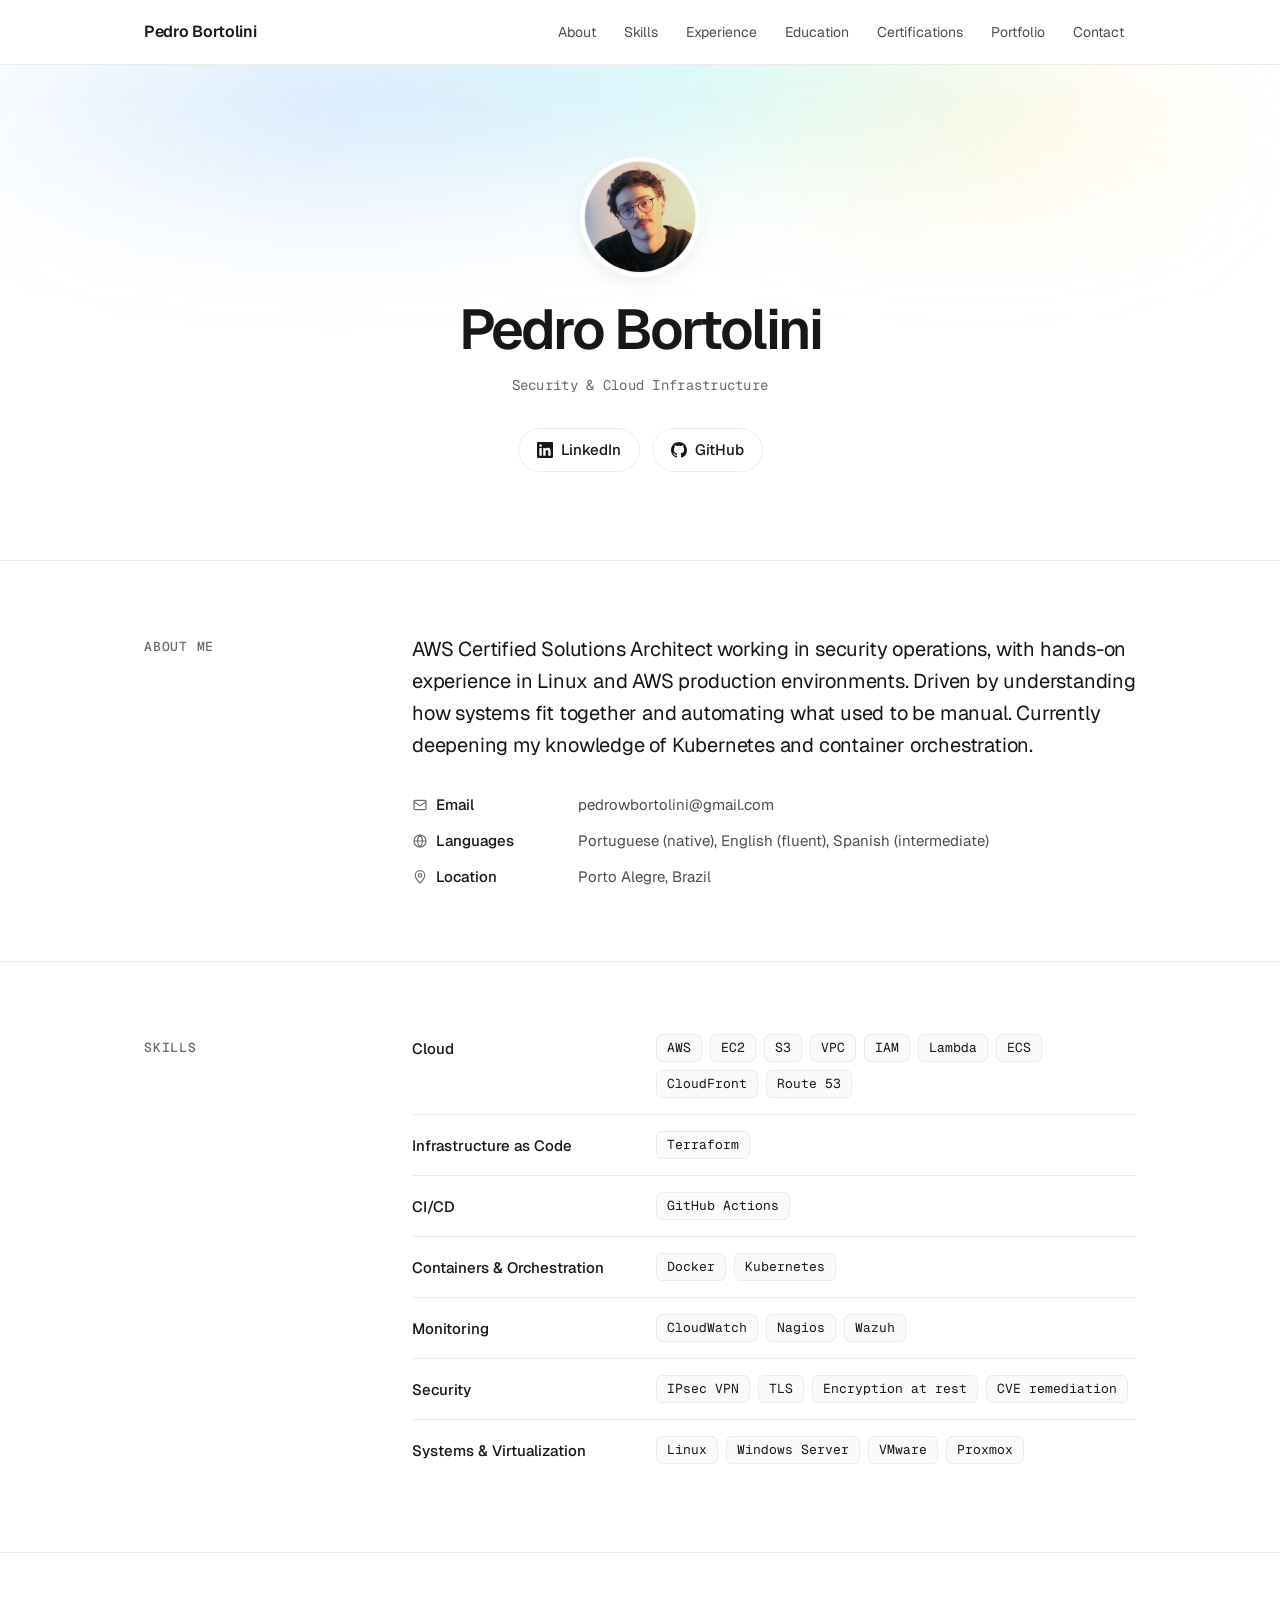
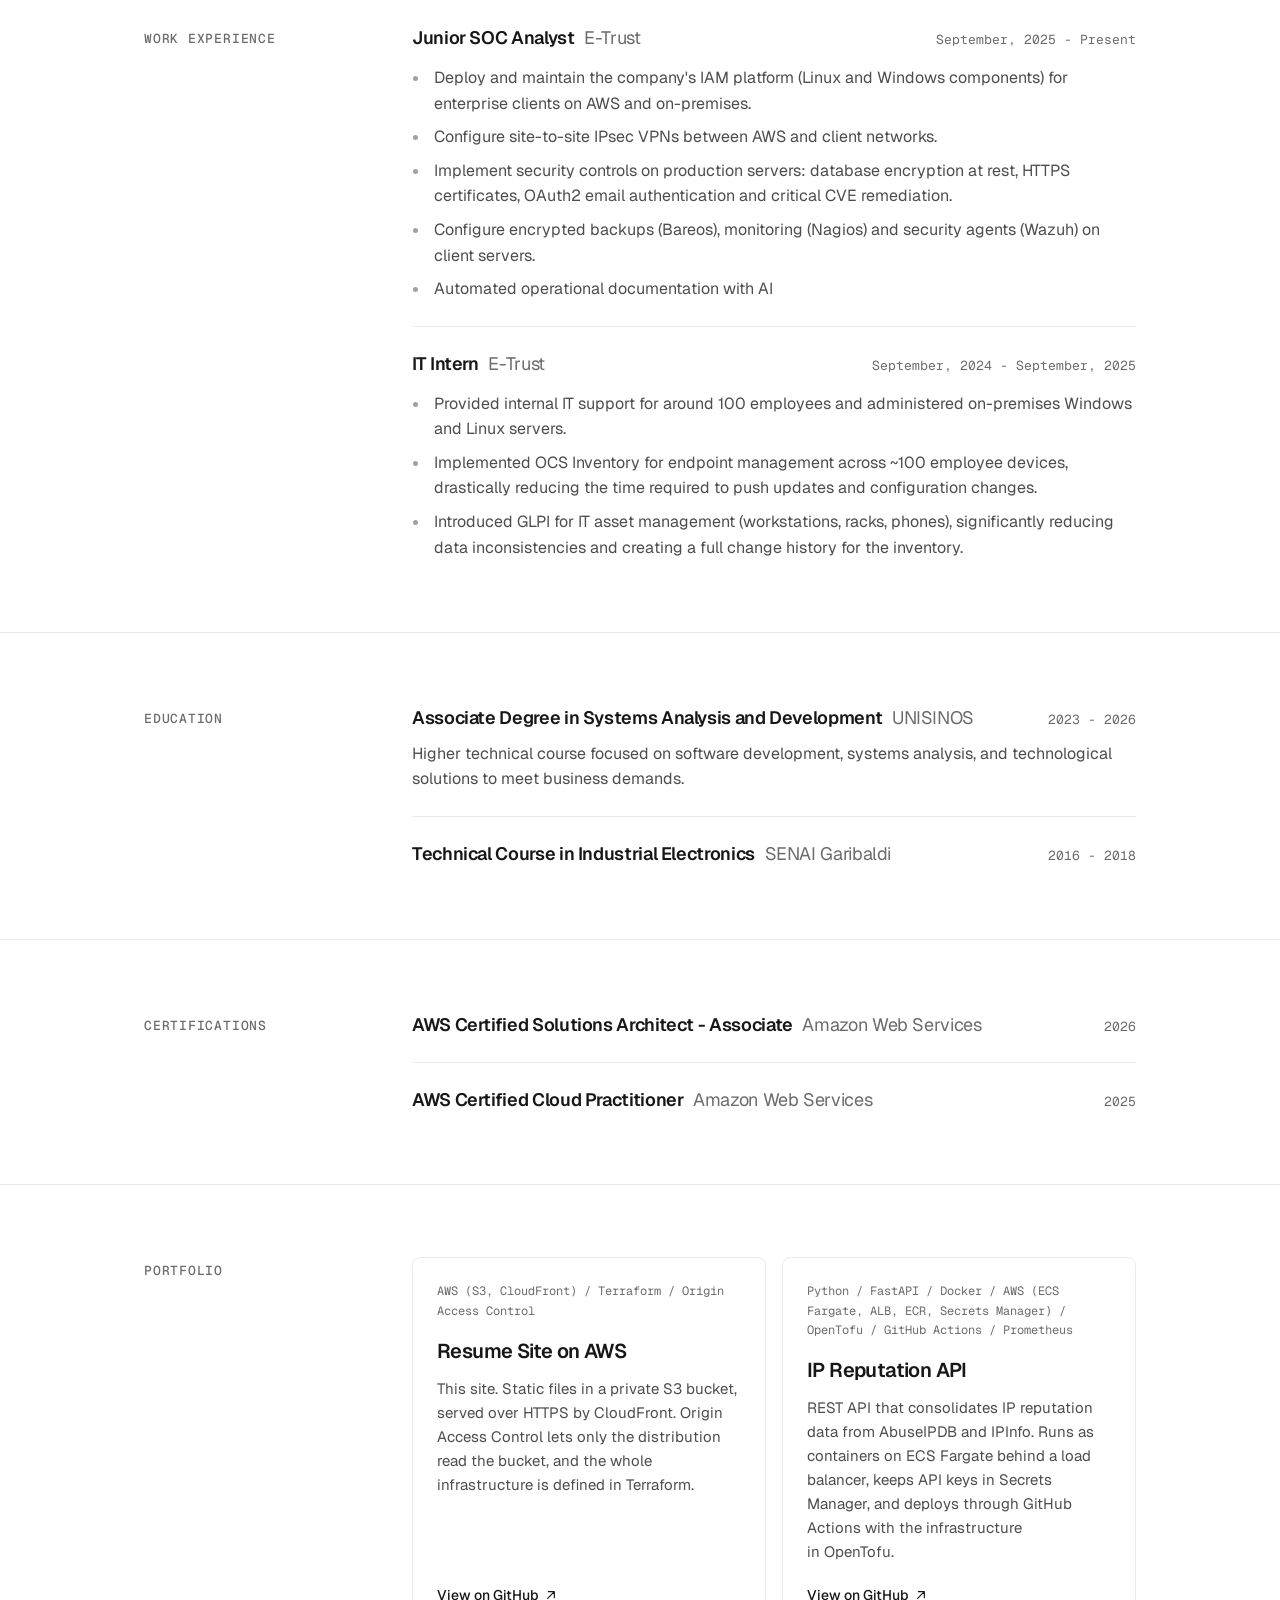
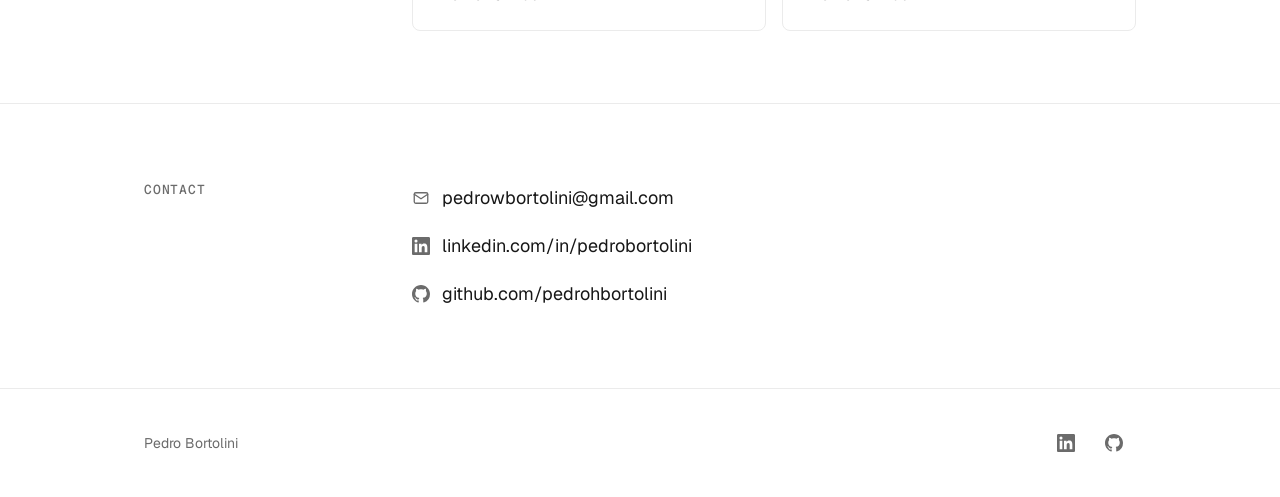
<file: site/index.html>
<!DOCTYPE html>
<html lang="en">
  <head>
    <meta charset="UTF-8">
    <meta name="viewport" content="width=device-width, initial-scale=1">
    <title>Pedro Bortolini | Resume</title>
    <meta name="description" content="Pedro Bortolini, AWS Certified Solutions Architect working in security operations. Experience, skills, certifications and projects.">
    <meta name="theme-color" content="#ffffff">
    <meta property="og:type" content="website">
    <meta property="og:title" content="Pedro Bortolini | Resume">
    <meta property="og:description" content="AWS Certified Solutions Architect working in security operations.">
    <meta property="og:image" content="images/avatar-large.jpg">
    <link rel="icon" href="data:image/svg+xml,%3Csvg xmlns='http://www.w3.org/2000/svg' viewBox='0 0 32 32'%3E%3Crect width='32' height='32' rx='8' fill='%23171717'/%3E%3Ctext x='16' y='21.5' font-family='system-ui,sans-serif' font-size='15' font-weight='600' fill='%23fff' text-anchor='middle'%3EPB%3C/text%3E%3C/svg%3E">
    <link rel="preconnect" href="https://fonts.googleapis.com">
    <link rel="preconnect" href="https://fonts.gstatic.com" crossorigin>
    <link rel="stylesheet" href="https://fonts.googleapis.com/css2?family=Geist:wght@400;500;600&amp;family=Geist+Mono:wght@400;500&amp;display=swap">
    <link rel="stylesheet" href="css/main.css?ver=2.1.0">
  </head>
  <body>
    <!-- Icon sprite: inline SVG replaces the Font Awesome bundle (one request less, a few KB instead of MBs). -->
    <svg width="0" height="0" class="sprite" aria-hidden="true">
      <symbol id="i-github" viewBox="0 0 16 16"><path fill="currentColor" d="M8 0C3.58 0 0 3.58 0 8c0 3.54 2.29 6.53 5.47 7.59.4.07.55-.17.55-.38 0-.19-.01-.82-.01-1.49-2.01.37-2.53-.49-2.69-.94-.09-.23-.48-.94-.82-1.13-.28-.15-.68-.52-.01-.53.63-.01 1.08.58 1.23.82.72 1.21 1.87.87 2.33.66.07-.52.28-.87.51-1.07-1.78-.2-3.64-.89-3.64-3.95 0-.87.31-1.59.82-2.15-.08-.2-.36-1.02.08-2.12 0 0 .67-.21 2.2.82.64-.18 1.32-.27 2-.27.68 0 1.36.09 2 .27 1.53-1.04 2.2-.82 2.2-.82.44 1.1.16 1.92.08 2.12.51.56.82 1.27.82 2.15 0 3.07-1.87 3.75-3.65 3.95.29.25.54.73.54 1.48 0 1.07-.01 1.93-.01 2.2 0 .21.15.46.55.38A8.01 8.01 0 0 0 16 8c0-4.42-3.58-8-8-8z"/></symbol>
      <symbol id="i-linkedin" viewBox="0 0 24 24"><path fill="currentColor" d="M20.45 20.45h-3.55v-5.57c0-1.33-.03-3.04-1.85-3.04-1.85 0-2.14 1.45-2.14 2.94v5.67H9.35V9h3.41v1.56h.05c.48-.9 1.64-1.85 3.37-1.85 3.6 0 4.27 2.37 4.27 5.46v6.28zM5.34 7.43a2.06 2.06 0 1 1 0-4.13 2.06 2.06 0 0 1 0 4.13zM7.12 20.45H3.56V9h3.56v11.45zM22.23 0H1.77C.79 0 0 .77 0 1.73v20.54C0 23.23.79 24 1.77 24h20.45c.98 0 1.78-.77 1.78-1.73V1.73C24 .77 23.2 0 22.22 0z"/></symbol>
      <symbol id="i-mail" viewBox="0 0 24 24"><g fill="none" stroke="currentColor" stroke-width="1.75" stroke-linecap="round" stroke-linejoin="round"><rect x="3" y="5" width="18" height="14" rx="2"/><path d="m3 7 9 6 9-6"/></g></symbol>
      <symbol id="i-pin" viewBox="0 0 24 24"><g fill="none" stroke="currentColor" stroke-width="1.75" stroke-linecap="round" stroke-linejoin="round"><path d="M12 21s-7-6.2-7-11.5a7 7 0 0 1 14 0C19 14.8 12 21 12 21z"/><circle cx="12" cy="9.5" r="2.5"/></g></symbol>
      <symbol id="i-globe" viewBox="0 0 24 24"><g fill="none" stroke="currentColor" stroke-width="1.75" stroke-linecap="round" stroke-linejoin="round"><circle cx="12" cy="12" r="9"/><path d="M3 12h18M12 3c2.5 2.7 3.75 5.7 3.75 9S14.5 18.3 12 21c-2.5-2.7-3.75-5.7-3.75-9S9.5 5.7 12 3z"/></g></symbol>
      <symbol id="i-arrow" viewBox="0 0 24 24"><path fill="none" stroke="currentColor" stroke-width="1.75" stroke-linecap="round" stroke-linejoin="round" d="M7 17 17 7M8 7h9v9"/></symbol>
    </svg>

    <a class="skip-link" href="#main">Skip to content</a>

    <header class="nav">
      <div class="wrap nav-inner">
        <a class="nav-name" href="#top">Pedro Bortolini</a>
        <nav aria-label="Sections">
          <ul class="nav-links">
            <li><a href="#about">About</a></li>
            <li><a href="#skills">Skills</a></li>
            <li><a href="#experience">Experience</a></li>
            <li><a href="#education">Education</a></li>
            <li><a href="#certifications">Certifications</a></li>
            <li><a href="#portfolio">Portfolio</a></li>
            <li><a href="#contact">Contact</a></li>
          </ul>
        </nav>
      </div>
    </header>

    <main id="main">
      <section class="hero" id="top">
        <!-- Soft mesh gradient: the only decoration on the page, kept behind the hero. -->
        <div class="hero-glow" aria-hidden="true"></div>
        <div class="wrap hero-inner">
          <button class="avatar-btn" type="button" id="photo-open" aria-haspopup="dialog" aria-label="Open photo of Pedro Bortolini">
            <img class="avatar" src="images/avatar.jpg" alt="Portrait of Pedro Bortolini" width="112" height="112" fetchpriority="high">
          </button>
          <h1 translate="no">Pedro Bortolini</h1>
          <p class="hero-role">Security &amp; Cloud Infrastructure</p>
          <div class="hero-actions">
            <a class="btn btn-secondary" href="https://www.linkedin.com/in/pedrobortolini" target="_blank" rel="noopener noreferrer"><svg class="icon" aria-hidden="true"><use href="#i-linkedin"/></svg>LinkedIn</a>
            <a class="btn btn-secondary" href="https://github.com/pedrohbortolini" target="_blank" rel="noopener noreferrer"><svg class="icon" aria-hidden="true"><use href="#i-github"/></svg>GitHub</a>
          </div>
        </div>
      </section>

      <!-- Each section: mono label on the left, content on the right; stacks on narrow screens. -->
      <section class="block" id="about" aria-labelledby="about-title">
        <div class="wrap block-grid">
          <h2 class="label" id="about-title">About me</h2>
          <div>
            <p class="lead">AWS Certified Solutions Architect working in security operations, with hands-on experience in Linux and AWS production environments. Driven by understanding how systems fit together and automating what used to be manual. Currently deepening my knowledge of Kubernetes and container orchestration.</p>
            <dl class="facts">
              <div><dt><svg class="icon" aria-hidden="true"><use href="#i-mail"/></svg>Email</dt><dd>pedrowbortolini@gmail.com</dd></div>
              <div><dt><svg class="icon" aria-hidden="true"><use href="#i-globe"/></svg>Languages</dt><dd>Portuguese (native), English (fluent), Spanish (intermediate)</dd></div>
              <div><dt><svg class="icon" aria-hidden="true"><use href="#i-pin"/></svg>Location</dt><dd>Porto Alegre, Brazil</dd></div>
            </dl>
          </div>
        </div>
      </section>

      <section class="block" id="skills" aria-labelledby="skills-title">
        <div class="wrap block-grid">
          <h2 class="label" id="skills-title">Skills</h2>
          <!-- Grouped list instead of percentage bars: self-rated percentages carry no real information. -->
          <dl class="skills" translate="no">
            <div><dt>Cloud</dt><dd><span class="chip">AWS</span><span class="chip">EC2</span><span class="chip">S3</span><span class="chip">VPC</span><span class="chip">IAM</span><span class="chip">Lambda</span><span class="chip">ECS</span><span class="chip">CloudFront</span><span class="chip">Route 53</span></dd></div>
            <div><dt>Infrastructure as Code</dt><dd><span class="chip">Terraform</span></dd></div>
            <div><dt>CI/CD</dt><dd><span class="chip">GitHub Actions</span></dd></div>
            <div><dt>Containers &amp; Orchestration</dt><dd><span class="chip">Docker</span><span class="chip">Kubernetes</span></dd></div>
            <div><dt>Monitoring</dt><dd><span class="chip">CloudWatch</span><span class="chip">Nagios</span><span class="chip">Wazuh</span></dd></div>
            <div><dt>Security</dt><dd><span class="chip">IPsec VPN</span><span class="chip">TLS</span><span class="chip">Encryption at rest</span><span class="chip">CVE remediation</span></dd></div>
            <div><dt>Systems &amp; Virtualization</dt><dd><span class="chip">Linux</span><span class="chip">Windows Server</span><span class="chip">VMware</span><span class="chip">Proxmox</span></dd></div>
          </dl>
        </div>
      </section>

      <section class="block" id="experience" aria-labelledby="experience-title">
        <div class="wrap block-grid">
          <h2 class="label" id="experience-title">Work Experience</h2>
          <div class="entries">
            <article class="entry">
              <div class="entry-head">
                <h3>Junior SOC Analyst <span class="org">E-Trust</span></h3>
                <p class="date">September, 2025 - Present</p>
              </div>
              <ul>
                <li>Deploy and maintain the company's IAM platform (Linux and Windows components) for enterprise clients on AWS and on-premises.</li>
                <li>Configure site-to-site IPsec VPNs between AWS and client networks.</li>
                <li>Implement security controls on production servers: database encryption at rest, HTTPS certificates, OAuth2 email authentication and critical CVE remediation.</li>
                <li>Configure encrypted backups (Bareos), monitoring (Nagios) and security agents (Wazuh) on client servers.</li>
                <li>Automated operational documentation with AI</li>
              </ul>
            </article>
            <article class="entry">
              <div class="entry-head">
                <h3>IT Intern <span class="org">E-Trust</span></h3>
                <p class="date">September, 2024 - September, 2025</p>
              </div>
              <ul>
                <li>Provided internal IT support for around 100 employees and administered on-premises Windows and Linux servers.</li>
                <li>Implemented OCS Inventory for endpoint management across ~100 employee devices, drastically reducing the time required to push updates and configuration changes.</li>
                <li>Introduced GLPI for IT asset management (workstations, racks, phones), significantly reducing data inconsistencies and creating a full change history for the inventory.</li>
              </ul>
            </article>
          </div>
        </div>
      </section>

      <section class="block" id="education" aria-labelledby="education-title">
        <div class="wrap block-grid">
          <h2 class="label" id="education-title">Education</h2>
          <div class="entries">
            <article class="entry">
              <div class="entry-head">
                <h3>Associate Degree in Systems Analysis and Development <span class="org">UNISINOS</span></h3>
                <p class="date">2023 - 2026</p>
              </div>
              <p class="entry-text">Higher technical course focused on software development, systems analysis, and technological solutions to meet business demands.</p>
            </article>
            <article class="entry">
              <div class="entry-head">
                <h3>Technical Course in Industrial Electronics <span class="org">SENAI Garibaldi</span></h3>
                <p class="date">2016 - 2018</p>
              </div>
            </article>
          </div>
        </div>
      </section>

      <section class="block" id="certifications" aria-labelledby="certifications-title">
        <div class="wrap block-grid">
          <h2 class="label" id="certifications-title">Certifications</h2>
          <div class="entries">
            <article class="entry">
              <div class="entry-head">
                <h3>AWS Certified Solutions Architect - Associate <span class="org">Amazon Web Services</span></h3>
                <p class="date">2026</p>
              </div>
            </article>
            <article class="entry">
              <div class="entry-head">
                <h3>AWS Certified Cloud Practitioner <span class="org">Amazon Web Services</span></h3>
                <p class="date">2025</p>
              </div>
            </article>
          </div>
        </div>
      </section>

      <section class="block" id="portfolio" aria-labelledby="portfolio-title">
        <div class="wrap block-grid">
          <h2 class="label" id="portfolio-title">Portfolio</h2>
          <div class="cards">
            <!-- The whole card is the link, so the hover lift has one clear target. -->
            <a class="card" href="https://github.com/pedrohbortolini/cloud-resume-site" target="_blank" rel="noopener noreferrer">
              <p class="card-tags" translate="no">AWS (S3, CloudFront) / Terraform / Origin Access Control</p>
              <h3>Resume Site on AWS</h3>
              <p class="card-text">This site. Static files in a private S3 bucket, served over HTTPS by CloudFront. Origin Access Control lets only the distribution read the bucket, and the whole infrastructure is defined in Terraform.</p>
              <span class="card-link">View on GitHub<svg class="icon" aria-hidden="true"><use href="#i-arrow"/></svg></span>
            </a>
            <a class="card" href="https://github.com/pedrohbortolini/ip-reputation-api" target="_blank" rel="noopener noreferrer">
              <p class="card-tags" translate="no">Python / FastAPI / Docker / AWS (ECS Fargate, ALB, ECR, Secrets Manager) / OpenTofu / GitHub Actions / Prometheus</p>
              <h3>IP Reputation API</h3>
              <p class="card-text">REST API that consolidates IP reputation data from AbuseIPDB and IPInfo. Runs as containers on ECS Fargate behind a load balancer, keeps API keys in Secrets Manager, and deploys through GitHub Actions with the infrastructure in OpenTofu.</p>
              <span class="card-link">View on GitHub<svg class="icon" aria-hidden="true"><use href="#i-arrow"/></svg></span>
            </a>
          </div>
        </div>
      </section>

      <section class="block" id="contact" aria-labelledby="contact-title">
        <div class="wrap block-grid">
          <h2 class="label" id="contact-title">Contact</h2>
          <ul class="contact">
            <li><a href="mailto:pedrowbortolini@gmail.com"><svg class="icon" aria-hidden="true"><use href="#i-mail"/></svg>pedrowbortolini@gmail.com</a></li>
            <li><a href="https://www.linkedin.com/in/pedrobortolini" target="_blank" rel="noopener noreferrer"><svg class="icon" aria-hidden="true"><use href="#i-linkedin"/></svg>linkedin.com/in/pedrobortolini</a></li>
            <li><a href="https://github.com/pedrohbortolini" target="_blank" rel="noopener noreferrer"><svg class="icon" aria-hidden="true"><use href="#i-github"/></svg>github.com/pedrohbortolini</a></li>
          </ul>
        </div>
      </section>
    </main>

    <footer class="footer">
      <div class="wrap footer-inner">
        <span>Pedro Bortolini</span>
        <div class="footer-links">
          <a href="https://www.linkedin.com/in/pedrobortolini" aria-label="LinkedIn" target="_blank" rel="noopener noreferrer"><svg class="icon" aria-hidden="true"><use href="#i-linkedin"/></svg></a>
          <a href="https://github.com/pedrohbortolini" aria-label="GitHub" target="_blank" rel="noopener noreferrer"><svg class="icon" aria-hidden="true"><use href="#i-github"/></svg></a>
        </div>
      </div>
    </footer>

    <!-- Photo viewer: native <dialog> gives Esc to close, focus trapping and a backdrop for free. -->
    <dialog class="photo" id="photo" aria-label="Photo of Pedro Bortolini">
      <img src="images/avatar-large.jpg" alt="Portrait of Pedro Bortolini" width="1600" height="1066" loading="lazy">
      <button class="photo-close" type="button" aria-label="Close photo">&times;</button>
    </dialog>
    <script>
      // Any click while open (image, backdrop or the close button) closes the viewer.
      const photo = document.getElementById('photo');
      document.getElementById('photo-open').addEventListener('click', () => photo.showModal());
      photo.addEventListener('click', () => photo.close());
    </script>
  </body>
</html>
</file>
<file: site/css/main.css>
/* Resume site styles. Vercel-inspired: ink on near-white, hairline borders, Geist type,
   one soft gradient as the only decoration. Plain CSS, no framework, no build step. */

:root {
  --ink: #171717;
  --body: #4d4d4d;
  --mute: #6b6b6b;          /* darker than the reference #888 to pass AA on white */
  --hairline: #ebebeb;
  --hairline-strong: #a1a1a1;
  --canvas: #ffffff;
  --canvas-soft: #fafafa;
  --link: #0070f3;

  --font: "Geist", Inter, system-ui, -apple-system, "Segoe UI", sans-serif;
  --mono: "Geist Mono", ui-monospace, SFMono-Regular, Menlo, Consolas, monospace;

  --radius: 8px;
  --wrap: 1040px;
  --gutter: 24px;
  --ease: cubic-bezier(0.2, 0.8, 0.2, 1);
}

*,
*::before,
*::after { box-sizing: border-box; }

html {
  scroll-behavior: smooth;
  scroll-padding-top: 80px;   /* anchors land below the sticky nav */
  touch-action: manipulation;
  -webkit-tap-highlight-color: transparent;
}

body {
  margin: 0;
  background: var(--canvas);
  color: var(--body);
  font-family: var(--font);
  font-size: 16px;
  line-height: 1.6;
  -webkit-font-smoothing: antialiased;
  text-rendering: optimizeLegibility;
}

::selection { background: var(--ink); color: #f2f2f2; }

h1, h2, h3 { color: var(--ink); margin: 0; font-weight: 600; text-wrap: balance; }
p, li, dd { text-wrap: pretty; }
p { margin: 0; }
a { color: inherit; text-decoration: none; }
img { display: block; max-width: 100%; }

.sprite { position: absolute; }
.icon { width: 16px; height: 16px; flex: none; }

.wrap {
  width: 100%;
  max-width: var(--wrap);
  margin: 0 auto;
  padding: 0 var(--gutter);
}

:focus-visible {
  outline: 2px solid var(--link);
  outline-offset: 3px;
  border-radius: 4px;
}

.skip-link {
  position: absolute;
  left: 16px;
  top: -48px;
  z-index: 100;
  padding: 8px 14px;
  background: var(--ink);
  color: #fff;
  border-radius: 6px;
  font-size: 14px;
}
.skip-link:focus { top: 12px; }

/* ---------- Nav ---------- */
.nav {
  position: sticky;
  top: 0;
  z-index: 50;
  background: rgba(255, 255, 255, 0.85);
  backdrop-filter: saturate(180%) blur(8px);
  -webkit-backdrop-filter: saturate(180%) blur(8px);
  border-bottom: 1px solid var(--hairline);
}
.nav-inner {
  display: flex;
  align-items: center;
  justify-content: space-between;
  gap: 24px;
  height: 64px;
}
.nav-name {
  color: var(--ink);
  font-weight: 600;
  letter-spacing: -0.3px;
  white-space: nowrap;
}
.nav-links {
  display: flex;
  gap: 4px;
  margin: 0;
  padding: 0;
  list-style: none;
}
.nav-links a {
  display: inline-block;
  padding: 6px 12px;
  border-radius: 999px;
  font-size: 14px;
  color: var(--body);
  transition: color 0.15s, background-color 0.15s;
}
.nav-links a:hover { color: var(--ink); background: var(--canvas-soft); }

/* ---------- Hero ---------- */
.hero {
  position: relative;
  overflow: hidden;
  padding: 96px 0 88px;
  text-align: center;
  border-bottom: 1px solid var(--hairline);
}
.hero-glow {
  position: absolute;
  inset: -40% -10% auto;
  height: 520px;
  background:
    radial-gradient(40% 60% at 30% 50%, rgba(0, 124, 240, 0.16), transparent 70%),
    radial-gradient(35% 55% at 55% 40%, rgba(0, 223, 216, 0.14), transparent 70%),
    radial-gradient(30% 50% at 72% 55%, rgba(249, 203, 40, 0.14), transparent 70%);
  filter: blur(40px);
  /* Fade the bottom so the blurred block never shows a hard edge. */
  -webkit-mask-image: linear-gradient(to bottom, #000 45%, transparent 95%);
  mask-image: linear-gradient(to bottom, #000 45%, transparent 95%);
  pointer-events: none;
}
.hero-inner { position: relative; display: flex; flex-direction: column; align-items: center; }
.avatar {
  width: 112px;
  height: 112px;
  border-radius: 50%;
  object-fit: cover;
  border: 1px solid var(--hairline);
  box-shadow: 0 0 0 4px #fff, 0 8px 24px rgba(0, 0, 0, 0.08);
  transition: transform 0.2s var(--ease);
}

/* The avatar is a button that opens the full photo. */
.avatar-btn {
  padding: 0;
  border: 0;
  background: none;
  border-radius: 50%;
  cursor: zoom-in;
}
.avatar-btn:hover .avatar { transform: scale(1.03); }

.photo {
  padding: 0;
  border: 0;
  background: none;
  width: min(92vw, 1100px);   /* explicit width: the image's 100% needs a sized parent */
  max-width: none;
  overflow: visible;
  cursor: zoom-out;
}
.photo::backdrop { background: rgba(0, 0, 0, 0.75); }
.photo img {
  width: 100%;
  height: auto;
  max-height: 86vh;
  object-fit: contain;
  border-radius: 12px;
}
.photo-close {
  position: absolute;
  top: -52px;
  right: 0;
  width: 44px;
  height: 44px;
  border: 0;
  border-radius: 50%;
  background: rgba(255, 255, 255, 0.15);
  color: #fff;
  font-size: 26px;
  line-height: 1;
  cursor: pointer;
}
.photo-close:hover { background: rgba(255, 255, 255, 0.28); }
@media (prefers-reduced-motion: no-preference) {
  .photo[open] { animation: rise 0.25s var(--ease); }
}
.hero h1 {
  margin-top: 28px;
  font-size: clamp(36px, 6vw, 56px);
  line-height: 1.05;
  letter-spacing: -0.045em;
}
.hero-role {
  margin-top: 14px;
  font-family: var(--mono);
  font-size: 14px;
  letter-spacing: 0.02em;
  color: var(--mute);
}
.hero-actions {
  display: flex;
  flex-wrap: wrap;
  justify-content: center;
  gap: 12px;
  margin-top: 32px;
}

/* One entrance on load, nothing on scroll. */
@media (prefers-reduced-motion: no-preference) {
  .hero-inner > * { animation: rise 0.7s var(--ease) both; }
  .hero-inner > :nth-child(2) { animation-delay: 0.06s; }
  .hero-inner > :nth-child(3) { animation-delay: 0.12s; }
  .hero-inner > :nth-child(4) { animation-delay: 0.18s; }
}
@keyframes rise {
  from { opacity: 0; transform: translateY(10px); }
  to { opacity: 1; transform: none; }
}

/* ---------- Buttons ---------- */
.btn {
  display: inline-flex;
  align-items: center;
  gap: 8px;
  height: 44px;
  padding: 0 18px;
  border-radius: 999px;
  font-size: 15px;
  font-weight: 500;
  transition: transform 0.15s var(--ease), background-color 0.15s, border-color 0.15s, box-shadow 0.15s;
}
.btn:hover { transform: translateY(-1px); }
.btn:active { transform: translateY(0) scale(0.98); }
.btn-secondary { background: var(--canvas); color: var(--ink); border: 1px solid var(--hairline); }
.btn-secondary:hover { border-color: var(--hairline-strong); }

/* ---------- Sections ---------- */
.block { padding: 72px 0; border-bottom: 1px solid var(--hairline); }
.block-grid {
  display: grid;
  grid-template-columns: 220px minmax(0, 1fr);
  gap: 24px 48px;
}
.label {
  font-family: var(--mono);
  font-size: 13px;
  font-weight: 500;
  letter-spacing: 0.06em;
  text-transform: uppercase;
  color: var(--mute);
  padding-top: 4px;
}
.lead {
  font-size: 20px;
  line-height: 1.6;
  letter-spacing: -0.01em;
  color: var(--ink);
  max-width: 62ch;
}

/* Bio facts */
.facts { margin: 32px 0 0; display: grid; gap: 12px; }
.facts > div { display: grid; grid-template-columns: 150px minmax(0, 1fr); gap: 16px; }
.facts dt { display: flex; align-items: center; gap: 8px; color: var(--ink); font-weight: 500; font-size: 15px; }
.facts dt .icon { color: var(--mute); }
.facts dd { margin: 0; font-size: 15px; }

/* Skills */
.skills { margin: 0; display: grid; }
.skills > div {
  display: grid;
  grid-template-columns: 220px minmax(0, 1fr);
  gap: 8px 24px;
  padding: 16px 0;
  border-top: 1px solid var(--hairline);
}
.skills > div:first-child { border-top: 0; padding-top: 0; }
.skills dt { color: var(--ink); font-weight: 500; font-size: 15px; padding-top: 3px; }
.skills dd { margin: 0; display: flex; flex-wrap: wrap; gap: 8px; }
.chip {
  display: inline-flex;
  align-items: center;
  height: 28px;
  padding: 0 10px;
  border: 1px solid var(--hairline);
  border-radius: 6px;
  background: var(--canvas-soft);
  font-family: var(--mono);
  font-size: 13px;
  color: var(--ink);
}

/* Experience, education, certifications */
.entries { display: grid; }
.entry { padding: 24px 0; border-top: 1px solid var(--hairline); }
.entry:first-child { border-top: 0; padding-top: 0; }
.entry:last-child { padding-bottom: 0; }
.entry-head {
  display: flex;
  justify-content: space-between;
  align-items: baseline;
  gap: 8px 24px;
  flex-wrap: wrap;
}
.entry h3 { font-size: 18px; line-height: 1.4; letter-spacing: -0.02em; }
.entry .org { font-weight: 400; color: var(--mute); margin-left: 6px; }
.date { font-family: var(--mono); font-size: 13px; color: var(--mute); white-space: nowrap; }
.entry ul { margin: 14px 0 0; padding-left: 18px; display: grid; gap: 8px; }
.entry li { padding-left: 4px; }
.entry li::marker { color: var(--hairline-strong); }
.entry-text { margin-top: 10px; }

/* Portfolio cards */
.cards { display: grid; grid-template-columns: repeat(2, minmax(0, 1fr)); gap: 16px; }
.card {
  display: flex;
  flex-direction: column;
  padding: 24px;
  border: 1px solid var(--hairline);
  border-radius: var(--radius);
  background: var(--canvas);
  transition: transform 0.2s var(--ease), border-color 0.2s, box-shadow 0.2s;
}
.card:hover {
  transform: translateY(-2px);
  border-color: var(--hairline-strong);
  box-shadow: 0 10px 30px rgba(0, 0, 0, 0.06);
}
.card-tags { font-family: var(--mono); font-size: 12px; line-height: 1.6; color: var(--mute); }
.card h3 { margin-top: 14px; font-size: 20px; letter-spacing: -0.03em; }
.card-text { margin-top: 10px; font-size: 15px; flex: 1; }
.card-link {
  display: inline-flex;
  align-items: center;
  gap: 4px;
  margin-top: 20px;
  font-size: 14px;
  font-weight: 500;
  color: var(--ink);
}
.card-link .icon { transition: transform 0.2s var(--ease); }
.card:hover .card-link .icon { transform: translate(2px, -2px); }

/* Contact */
.contact { list-style: none; margin: 0; padding: 0; display: grid; gap: 4px; }
.contact a {
  display: inline-flex;
  align-items: center;
  gap: 12px;
  min-height: 44px;
  font-size: 18px;
  color: var(--ink);
  background: linear-gradient(currentColor, currentColor) 0 calc(100% - 8px) / 0 1px no-repeat;
  transition: background-size 0.25s var(--ease);
}
.contact a:hover { background-size: 100% 1px; } /* underline draws on hover */
.contact .icon { width: 18px; height: 18px; color: var(--mute); }

/* ---------- Footer ---------- */
.footer { padding: 32px 0; font-size: 14px; color: var(--mute); }
.footer-inner { display: flex; align-items: center; justify-content: space-between; gap: 16px; }
.footer-links { display: flex; gap: 4px; }
.footer-links a {
  display: inline-flex;
  align-items: center;
  justify-content: center;
  width: 44px;
  height: 44px;
  border-radius: 50%;
  color: var(--mute);
  transition: color 0.15s, background-color 0.15s;
}
.footer-links a:hover { color: var(--ink); background: var(--canvas-soft); }
.footer-links .icon { width: 18px; height: 18px; }

/* ---------- Responsive ---------- */
@media (max-width: 900px) {
  .nav-links { display: none; } /* a single short page: the sections are a scroll away on small screens */
  .block-grid { grid-template-columns: minmax(0, 1fr); }
  .skills > div { grid-template-columns: minmax(0, 1fr); }
}
@media (max-width: 640px) {
  :root { --gutter: 16px; }
  .hero { padding: 64px 0 56px; }
  .block { padding: 48px 0; }
  .lead { font-size: 18px; }
  .facts > div { grid-template-columns: minmax(0, 1fr); gap: 2px; }
  .cards { grid-template-columns: minmax(0, 1fr); }
  .hero-actions { flex-direction: column; align-self: stretch; }
  .btn { justify-content: center; }
  .contact a { font-size: 16px; }
  .entry .org { display: block; margin: 2px 0 0; font-size: 16px; } /* company on its own line instead of a ragged wrap */
}

@media (prefers-reduced-motion: reduce) {
  html { scroll-behavior: auto; }
  *, *::before, *::after { transition: none !important; animation: none !important; }
}

/* ---------- Print ---------- */
@media print {
  .nav, .footer, .hero-glow, .hero-actions, .skip-link { display: none; }
  .hero { padding: 0 0 24px; }
  .block { padding: 20px 0; break-inside: avoid; }
  .card { break-inside: avoid; }
}
</file>
